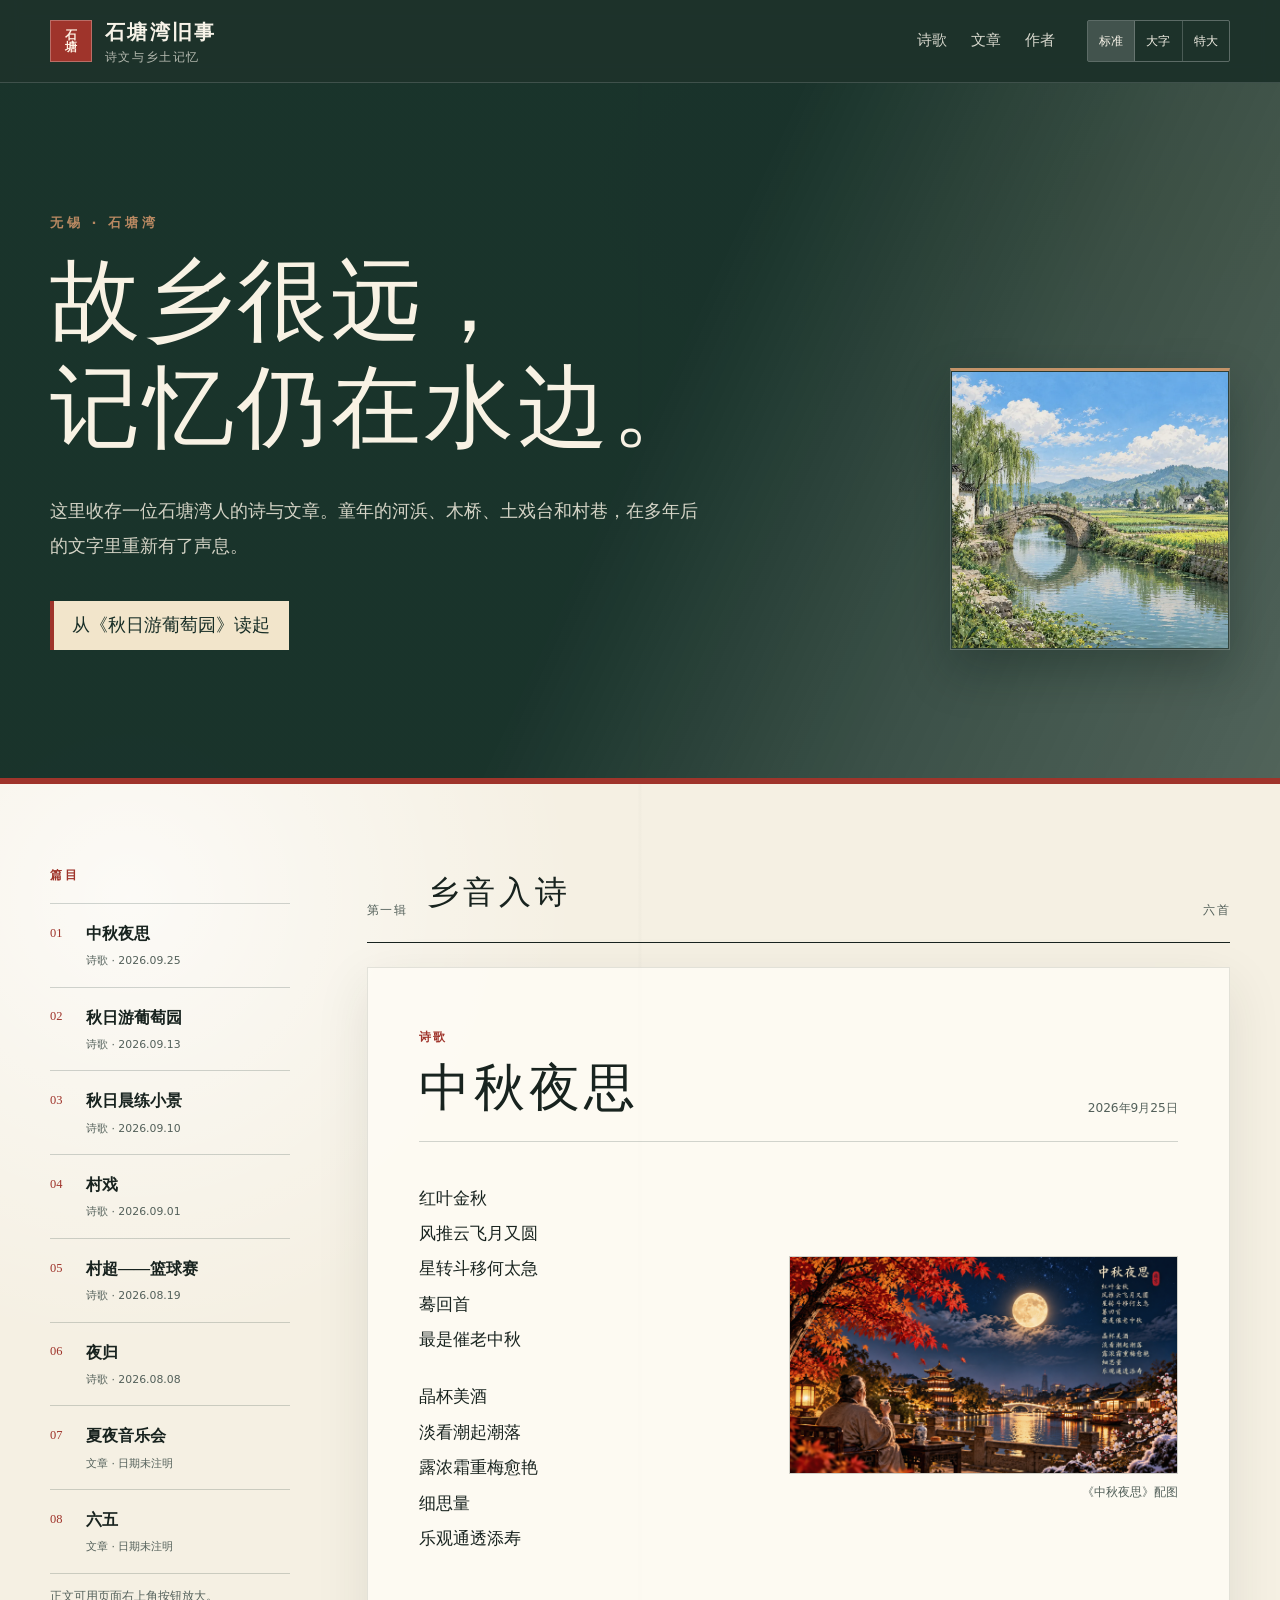
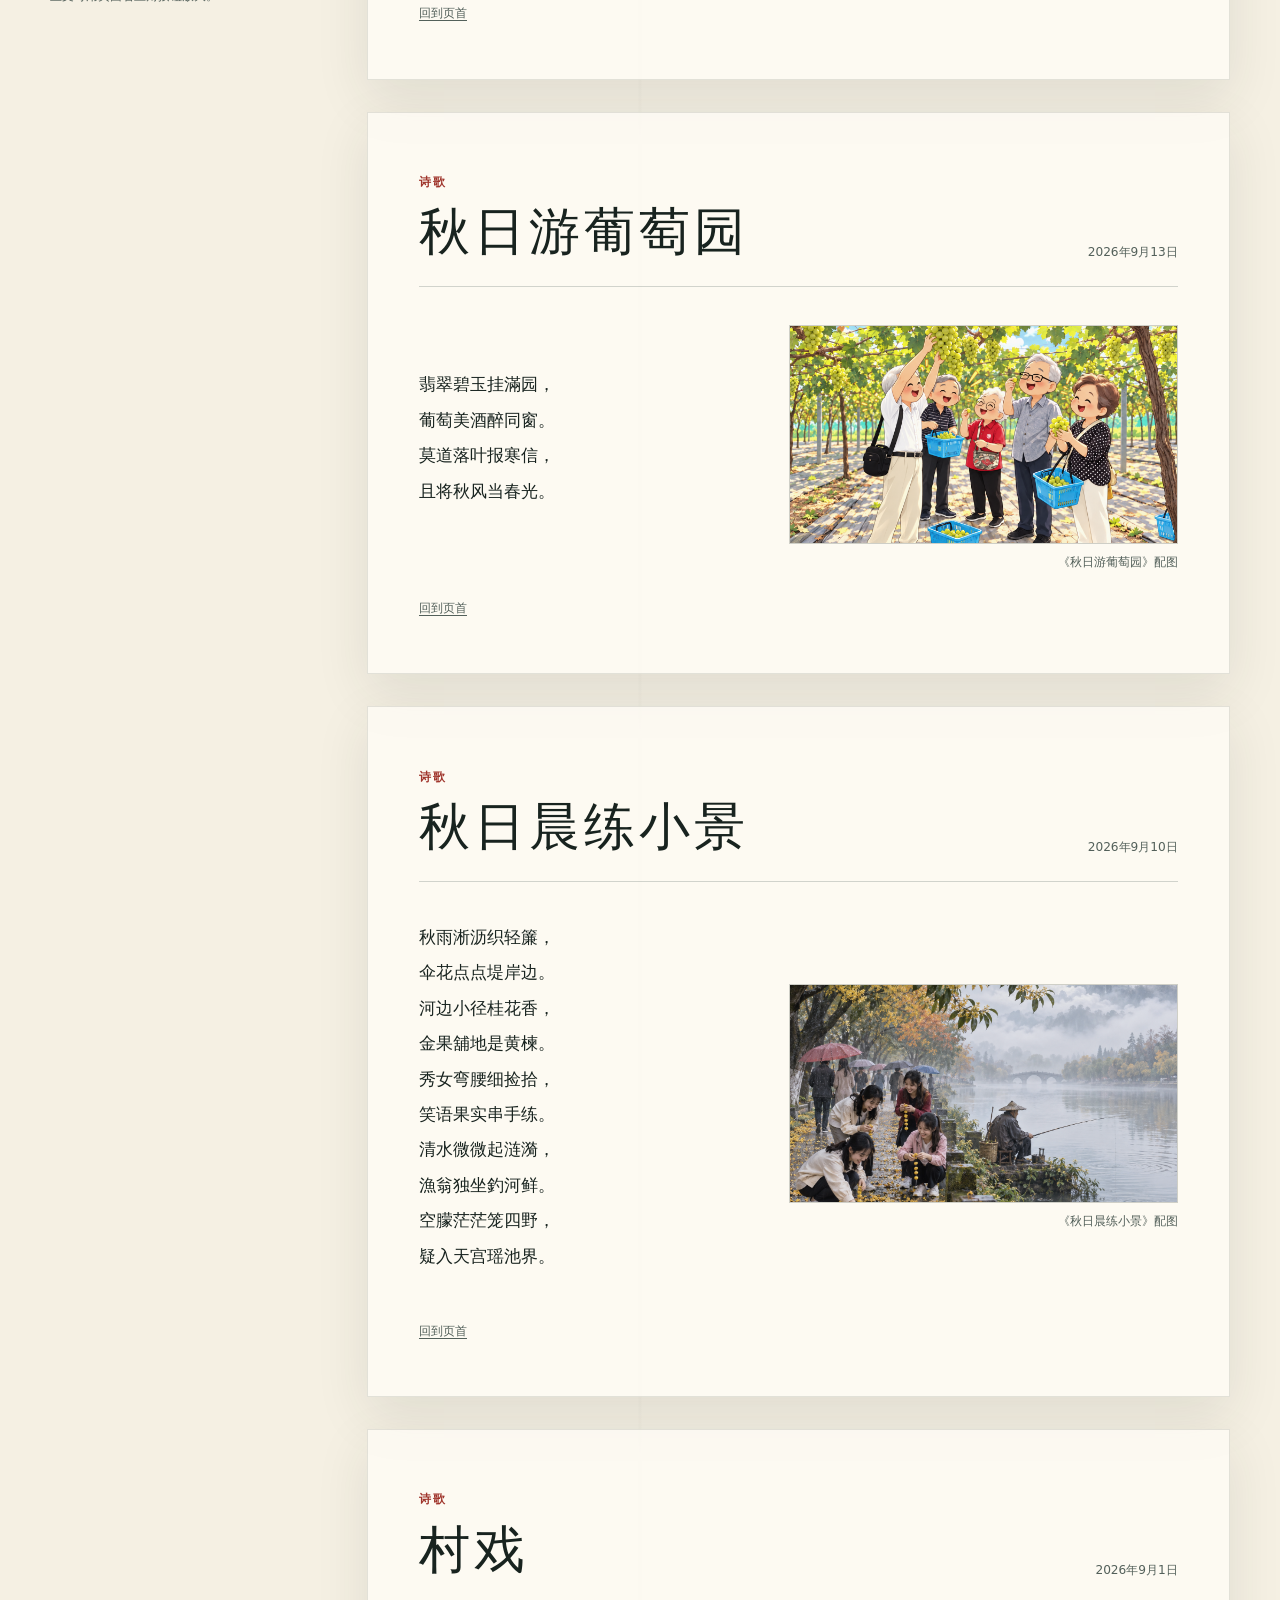
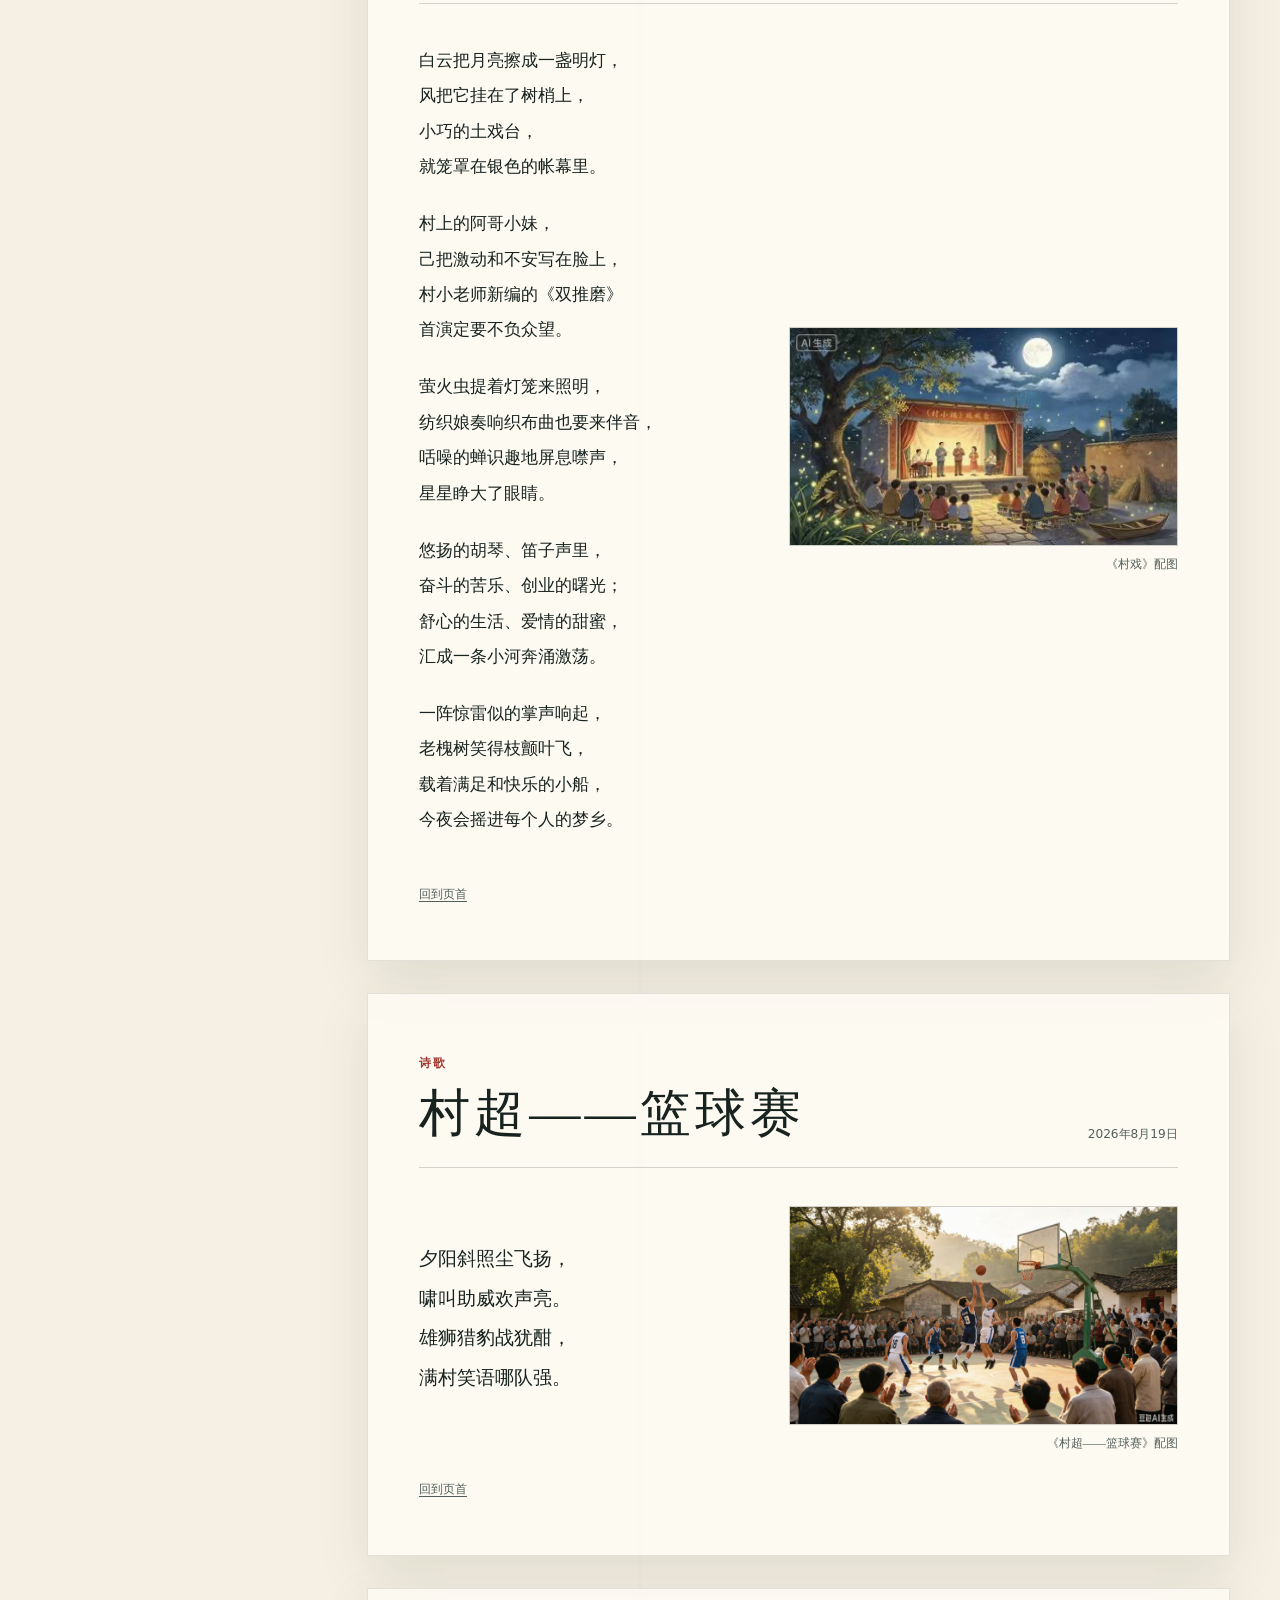
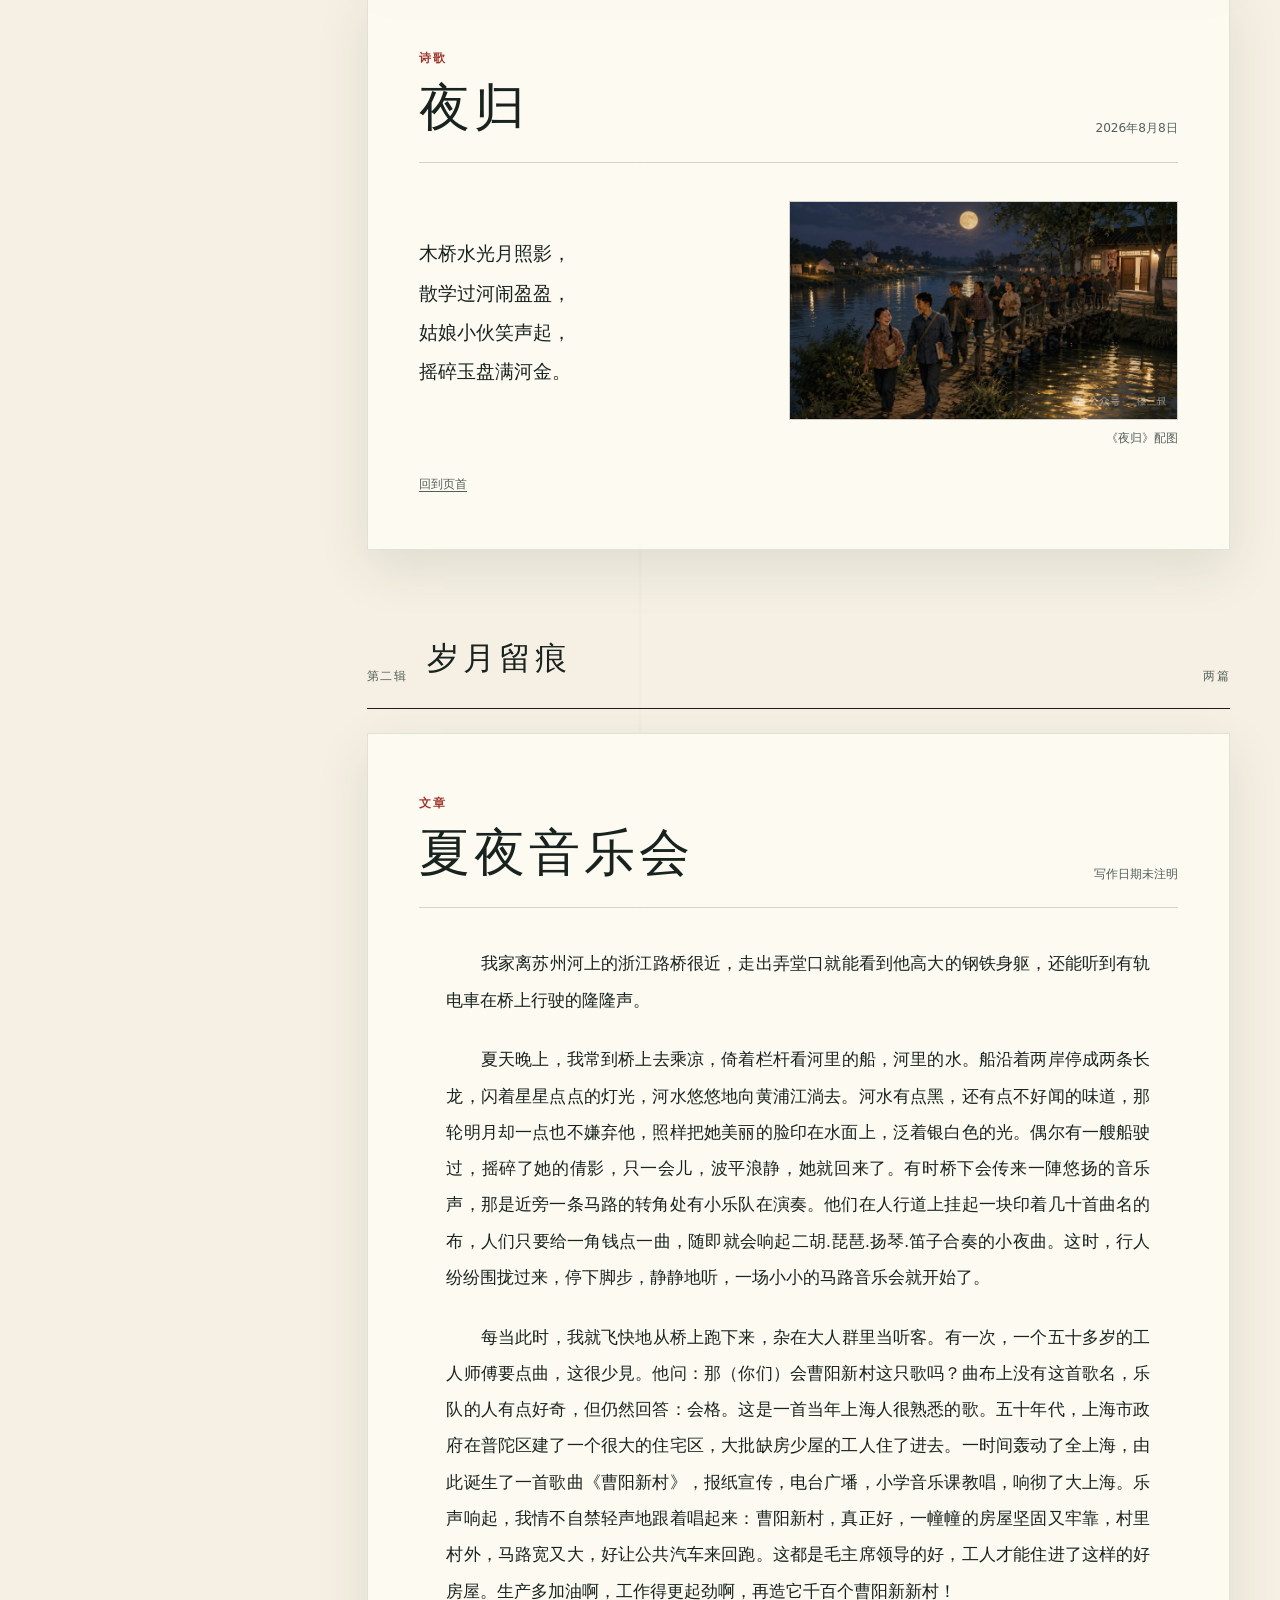
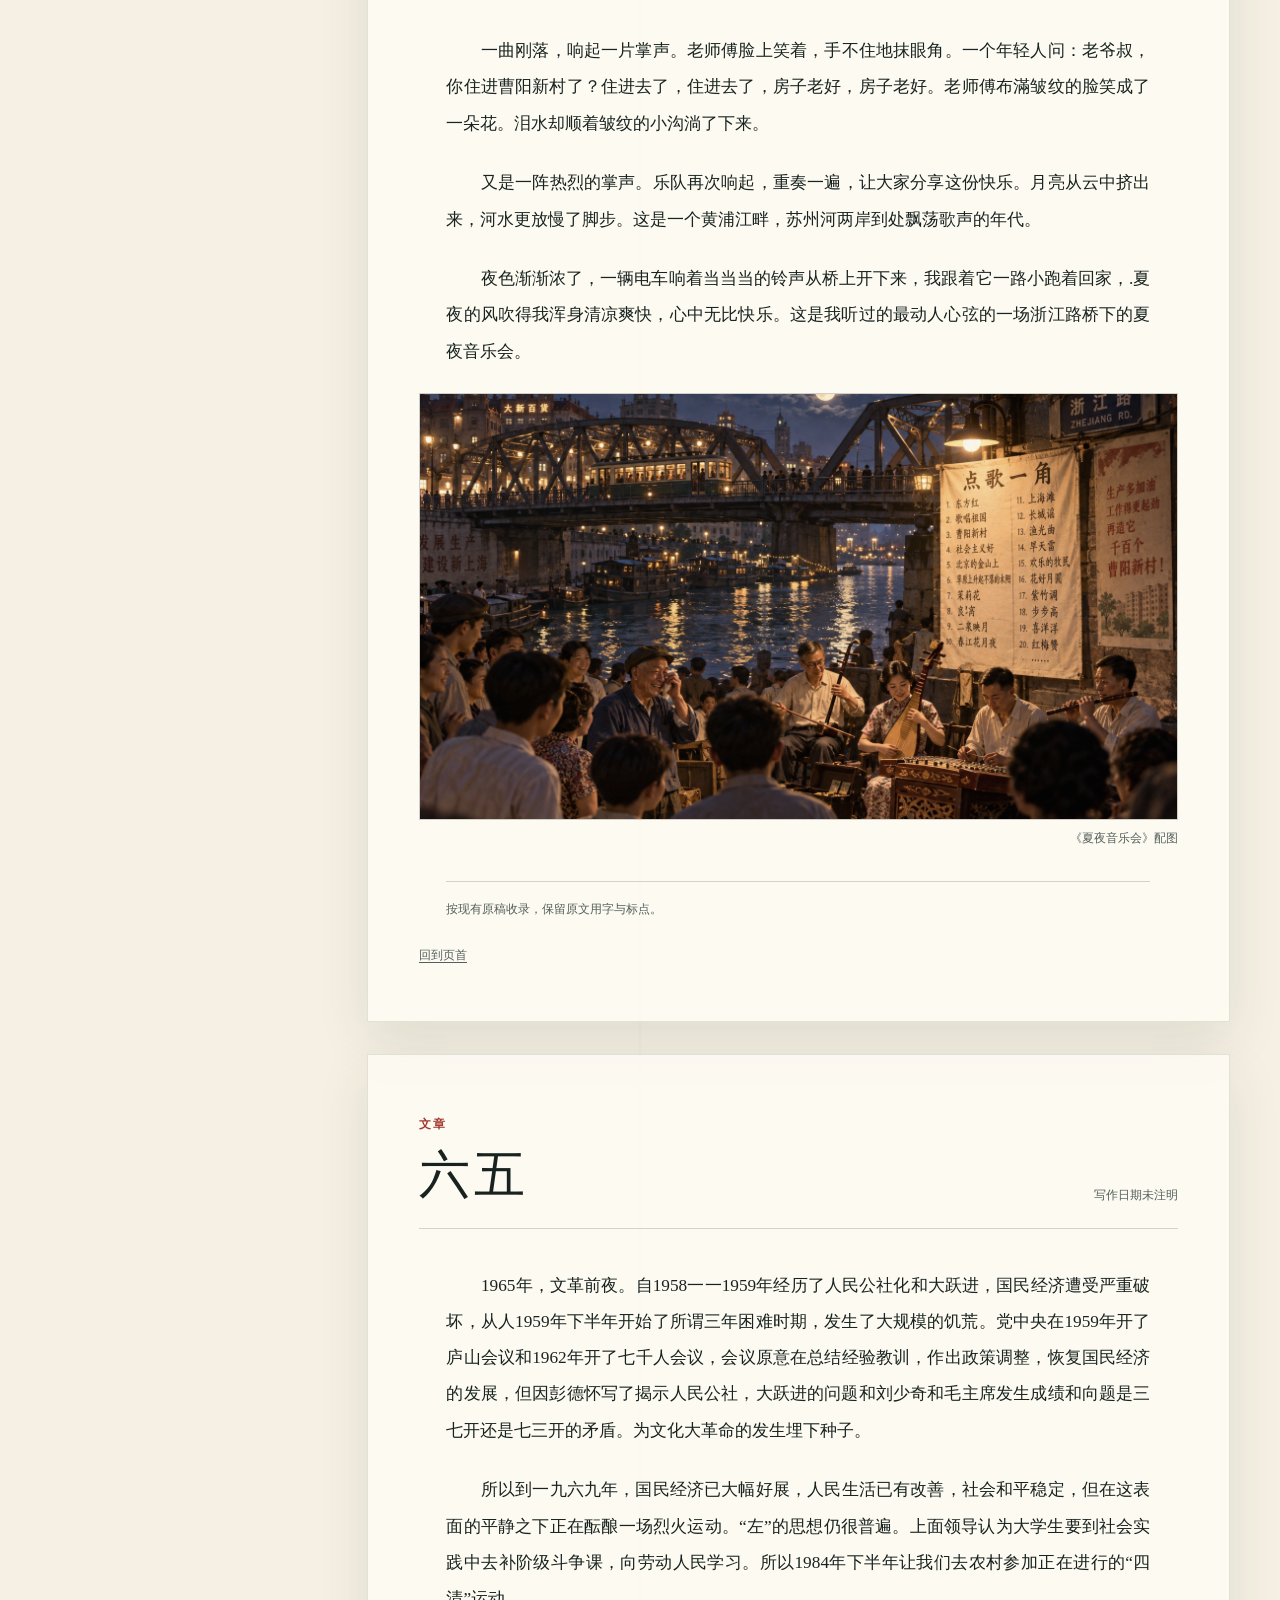
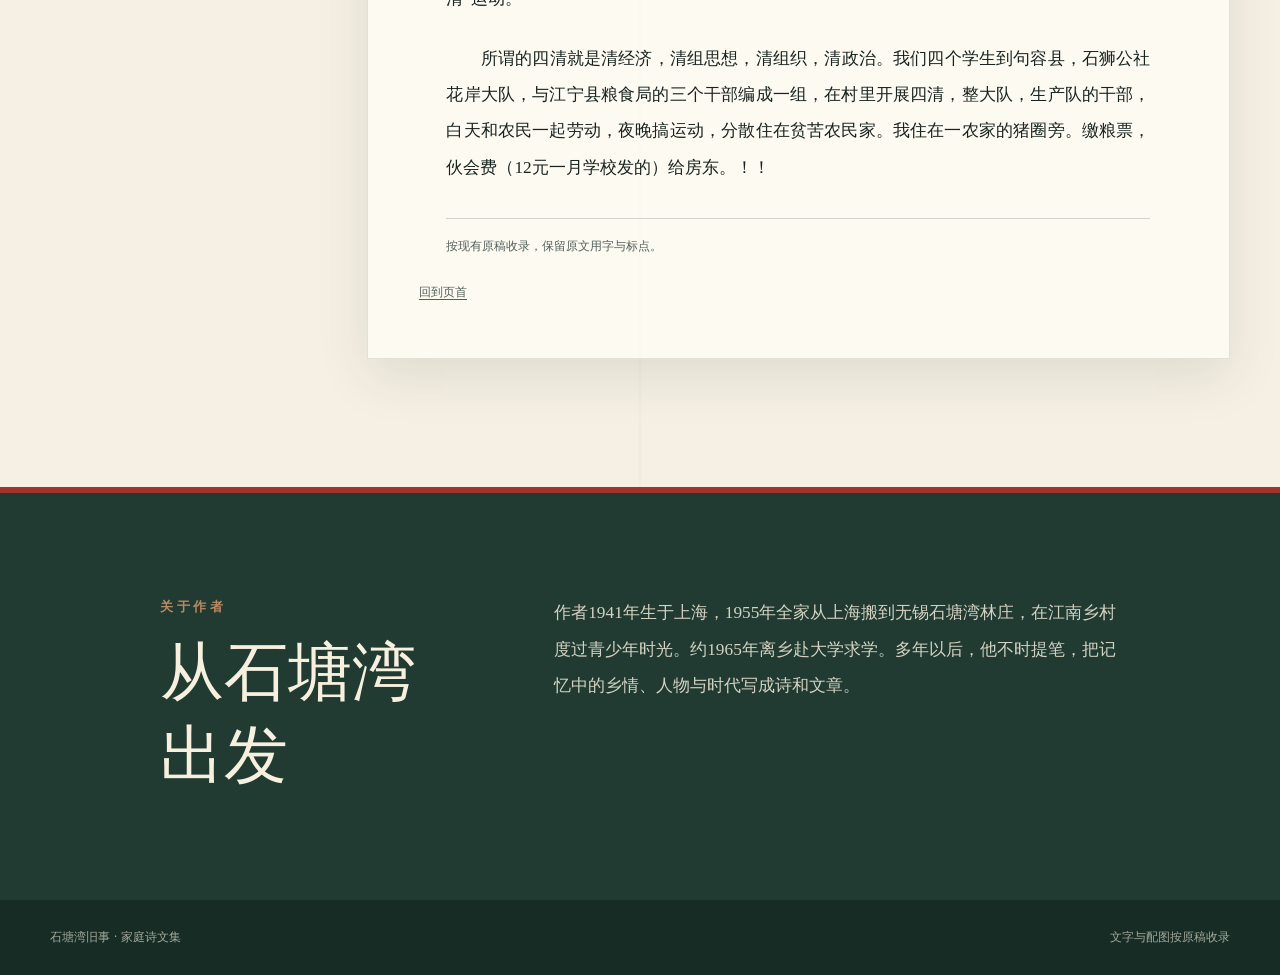
<file: index.html>
<!doctype html>
<html lang="zh-CN">
  <head>
    <meta charset="UTF-8" />
    <meta name="viewport" content="width=device-width, initial-scale=1" />
    <meta name="description" content="收录一位石塘湾人的诗歌与乡土记忆。" />
    <meta name="theme-color" content="#213b32" />
    <title>石塘湾旧事｜诗文集</title>
    <link rel="stylesheet" href="./styles.css" />
  </head>
  <body>
    <a class="skip-link" href="#main">跳到正文</a>

    <header class="site-header">
      <div class="header-inner">
        <a class="brand" href="#top" aria-label="石塘湾旧事首页">
          <span class="seal" aria-hidden="true">石<br />塘</span>
          <span>
            <strong>石塘湾旧事</strong>
            <small>诗文与乡土记忆</small>
          </span>
        </a>

        <nav class="top-nav" aria-label="主导航">
          <a href="#poems">诗歌</a>
          <a href="#essays">文章</a>
          <a href="#about">作者</a>
        </nav>

        <div class="font-tools" role="group" aria-label="调整正文字号">
          <button type="button" data-font="normal" aria-label="标准字号">标准</button>
          <button type="button" data-font="large" aria-label="放大字号">大字</button>
          <button type="button" data-font="xlarge" aria-label="特大字号">特大</button>
        </div>
      </div>
    </header>

    <main id="main">
      <section class="intro" id="top" aria-labelledby="intro-title">
        <div class="intro-copy">
          <p class="eyebrow">无锡 · 石塘湾</p>
          <h1 id="intro-title">故乡很远，<br />记忆仍在水边。</h1>
          <p class="intro-text">这里收存一位石塘湾人的诗与文章。童年的河浜、木桥、土戏台和村巷，在多年后的文字里重新有了声息。</p>
          <a class="read-first" href="#qiurichenlian">从《秋日游葡萄园》读起</a>
        </div>

        <figure class="intro-landscape">
          <img
            src="./assets/jiangnan-hero.webp"
            alt="蓝天下的江南乡村，石拱桥横跨小河，远处是大片农田和白墙黛瓦的村庄"
            width="900"
            height="540"
          />
        </figure>
      </section>

      <div class="page-shell">
        <aside class="contents" aria-label="篇目目录">
          <div class="contents-inner">
            <p class="contents-label">篇目</p>
            <ol>
              <li><a href="#zhongqiuyesi"><span>中秋夜思</span><small>诗歌 · 2026.09.25</small></a></li>
              <li><a href="#putaoyuan"><span>秋日游葡萄园</span><small>诗歌 · 2026.09.13</small></a></li>
              <li><a href="#qiurichenlian"><span>秋日晨练小景</span><small>诗歌 · 2026.09.10</small></a></li>
              <li><a href="#cunxi"><span>村戏</span><small>诗歌 · 2026.09.01</small></a></li>
              <li><a href="#basketball"><span>村超——篮球赛</span><small>诗歌 · 2026.08.19</small></a></li>
              <li><a href="#yegui"><span>夜归</span><small>诗歌 · 2026.08.08</small></a></li>
              <li><a href="#xiayeconcert"><span>夏夜音乐会</span><small>文章 · 日期未注明</small></a></li>            
              <li><a href="#liuwu"><span>六五</span><small>文章 · 日期未注明</small></a></li>
            </ol>
            <p class="contents-note">正文可用页面右上角按钮放大。</p>
          </div>
        </aside>

        <div class="collection">
          <section class="section-heading" id="poems" aria-labelledby="poems-title">
            <p>第一辑</p>
            <h2 id="poems-title">乡音入诗</h2>
            <span>六首</span>
          </section>

          <article class="work poem" id="zhongqiuyesi">
            <header class="work-header">
              <div>
                <span class="kind">诗歌</span>
                <h2>中秋夜思</h2>
              </div>
              <time datetime="2026-09-25">2026年9月25日</time>
            </header>
            <div class="work-grid">
              <div class="poem-text readable">
                <p>红叶金秋<br />风推云飞月又圆<br />星转斗移何太急<br />蓦回首<br />最是催老中秋</p>
                <p>晶杯美酒<br />淡看潮起潮落<br />露浓霜重梅愈艳<br />细思量<br />乐观通透添寿</p>
              </div>
              <figure>
                <img src="./assets/zhongqiuyesi.png" alt="中秋,红叶,美酒" width="350" height="566" />
                <figcaption>《中秋夜思》配图</figcaption>
              </figure>
            </div>
            <a class="back-link" href="#top">回到页首</a>
          </article>

           <article class="work poem" id="putaoyuan">
            <header class="work-header">
              <div>
                <span class="kind">诗歌</span>
                <h2>秋日游葡萄园</h2>
              </div>
              <time datetime="2026-09-13">2026年9月13日</time>
            </header>
            <div class="work-grid">
              <div class="poem-text readable">
                <p>翡翠碧玉挂滿园，<br />葡萄美酒醉同窗。<br />莫道落叶报寒信，<br />且将秋风当春光。</p>
              </div>
              <figure>
                <img src="./assets/putaoyuan.png" alt="秋日葡萄园,美酒醉同窗" width="384" height="216" />
                <figcaption>《秋日游葡萄园》配图</figcaption>
              </figure>
            </div>
            <a class="back-link" href="#top">回到页首</a>
          </article>

          
          <article class="work poem" id="qiurichenlian">
            <header class="work-header">
              <div>
                <span class="kind">诗歌</span>
                <h2>秋日晨练小景</h2>
              </div>
              <time datetime="2026-09-10">2026年9月10日</time>
            </header>
            <div class="work-grid">
              <div class="poem-text readable">
                <p>秋雨淅沥织轻簾，<br />伞花点点堤岸边。<br />河边小径桂花香，<br />金果舖地是黄楝。<br />
                秀女弯腰细捡拾，<br />笑语果实串手练。<br />清水微微起涟漪，<br />漁翁独坐釣河鲜。<br />
                空朦茫茫笼四野，<br />疑入天宫瑶池界。</p>
              </div>
              <figure>
                <img src="./assets/qiurichenlian.png" alt="秋雨淅沥，晨练小景" width="384" height="216" />
                <figcaption>《秋日晨练小景》配图</figcaption>
              </figure>
            </div>
            <a class="back-link" href="#top">回到页首</a>
          </article>

          <article class="work poem" id="cunxi">
            <header class="work-header">
              <div>
                <span class="kind">诗歌</span>
                <h2>村戏</h2>
              </div>
              <time datetime="2026-09-01">2026年9月1日</time>
            </header>
            <div class="work-grid">
              <div class="poem-text readable">
                <p>白云把月亮擦成一盏明灯，<br />风把它挂在了树梢上，<br />小巧的土戏台，<br />就笼罩在银色的帐幕里。</p>
                <p>村上的阿哥小妹，<br />己把激动和不安写在脸上，<br />村小老师新编的《双推磨》<br />首演定要不负众望。</p>
                <p>萤火虫提着灯笼来照明，<br />纺织娘奏响织布曲也要来伴音，<br />咶噪的蝉识趣地屏息噤声，<br />星星睁大了眼睛。</p>
                <p>悠扬的胡琴、笛子声里，<br />奋斗的苦乐、创业的曙光；<br />舒心的生活、爱情的甜蜜，<br />汇成一条小河奔涌激荡。</p>
                <p>一阵惊雷似的掌声响起，<br />老槐树笑得枝颤叶飞，<br />载着满足和快乐的小船，<br />今夜会摇进每个人的梦乡。</p>
              </div>
              <figure>
                <img src="./assets/cunxi.png" alt="月光下，村民围坐观看乡村土戏台演出" width="384" height="216" />
                <figcaption>《村戏》配图</figcaption>
              </figure>
            </div>
            <a class="back-link" href="#top">回到页首</a>
          </article>

          <article class="work poem" id="basketball">
            <header class="work-header">
              <div>
                <span class="kind">诗歌</span>
                <h2>村超——篮球赛</h2>
              </div>
              <time datetime="2026-08-19">2026年8月19日</time>
            </header>
            <div class="work-grid compact-poem">
              <div class="poem-text readable">
                <p>夕阳斜照尘飞扬，<br />啸叫助威欢声亮。<br />雄狮猎豹战犹酣，<br />满村笑语哪队强。</p>
              </div>
              <figure>
                <img src="./assets/basketball.png" alt="夕阳下的乡村篮球赛，村民围在场边观看" width="450" height="256" loading="lazy" />
                <figcaption>《村超——篮球赛》配图</figcaption>
              </figure>
            </div>
            <a class="back-link" href="#top">回到页首</a>
          </article>

          <article class="work poem" id="yegui">
            <header class="work-header">
              <div>
                <span class="kind">诗歌</span>
                <h2>夜归</h2>
              </div>
              <time datetime="2026-08-08">2026年8月8日</time>
            </header>
            <div class="work-grid compact-poem">
              <div class="poem-text readable">
                <p>木桥水光月照影，<br />散学过河闹盈盈，<br />姑娘小伙笑声起，<br />摇碎玉盘满河金。</p>
              </div>
              <figure>
                <img src="./assets/yegui.png" alt="月色下，人们沿江南水乡的木桥夜归" width="450" height="251" loading="lazy" />
                <figcaption>《夜归》配图</figcaption>
              </figure>
            </div>
            <a class="back-link" href="#top">回到页首</a>
          </article>

          <section class="section-heading" id="essays" aria-labelledby="essays-title">
            <p>第二辑</p>
            <h2 id="essays-title">岁月留痕</h2>
            <span>两篇</span>
          </section>

          <article class="work essay" id="xiayeconcert">
            <header class="work-header">
              <div>
                <span class="kind">文章</span>
                <h2>夏夜音乐会</h2>
              </div>
              <span class="undated">写作日期未注明</span>
            </header>
            <div class="essay-text readable">
              <p>我家离苏州河上的浙江路桥很近，走出弄堂口就能看到他高大的钢铁身躯，还能听到有轨电車在桥上行驶的隆隆声。</p>
              <p>夏天晚上，我常到桥上去乘凉，倚着栏杆看河里的船，河里的水。船沿着两岸停成两条长龙，闪着星星点点的灯光，河水悠悠地向黄浦江淌去。河水有点黑，还有点不好闻的味道，那轮明月却一点也不嫌弃他，照样把她美丽的脸印在水面上，泛着银白色的光。偶尔有一艘船驶过，摇碎了她的倩影，只一会儿，波平浪静，她就回来了。有时桥下会传来一陣悠扬的音乐声，那是近旁一条马路的转角处有小乐队在演奏。他们在人行道上挂起一块印着几十首曲名的布，人们只要给一角钱点一曲，随即就会响起二胡.琵琶.扬琴.笛子合奏的小夜曲。这时，行人纷纷围拢过来，停下脚步，静静地听，一场小小的马路音乐会就开始了。</p>
              <p>每当此时，我就飞快地从桥上跑下来，杂在大人群里当听客。有一次，一个五十多岁的工人师傅要点曲，这很少見。他问：那（你们）会曹阳新村这只歌吗？曲布上没有这首歌名，乐队的人有点好奇，但仍然回答：会格。这是一首当年上海人很熟悉的歌。五十年代，上海市政府在普陀区建了一个很大的住宅区，大批缺房少屋的工人住了进去。一时间轰动了全上海，由此诞生了一首歌曲《曹阳新村》，报纸宣传，电台广墦，小学音乐课教唱，响彻了大上海。乐声响起，我情不自禁轻声地跟着唱起来：曹阳新村，真正好，一幢幢的房屋坚固又牢靠，村里村外，马路宽又大，好让公共汽车来回跑。这都是毛主席领导的好，工人才能住进了这样的好房屋。生产多加油啊，工作得更起劲啊，再造它千百个曹阳新新村！</p>
              <p>一曲刚落，响起一片掌声。老师傅脸上笑着，手不住地抹眼角。一个年轻人问：老爷叔，你住进曹阳新村了？住进去了，住进去了，房子老好，房子老好。老师傅布滿皱纹的脸笑成了一朵花。泪水却顺着皱纹的小沟淌了下来。</p>
              <p>又是一阵热烈的掌声。乐队再次响起，重奏一遍，让大家分享这份快乐。月亮从云中挤出来，河水更放慢了脚步。这是一个黄浦江畔，苏州河两岸到处飘荡歌声的年代。</p>
              <p>夜色渐渐浓了，一辆电车响着当当当的铃声从桥上开下来，我跟着它一路小跑着回家，.夏夜的风吹得我浑身清凉爽快，心中无比快乐。这是我听过的最动人心弦的一场浙江路桥下的夏夜音乐会。</p>
            </div>
              <figure>
                <img src="./assets/xiayeconcert.png" alt="夏夜，苏州河，浙江路桥，音乐会" width="450" height="251" loading="lazy" />
                <figcaption>《夏夜音乐会》配图</figcaption>
              </figure>

            <p class="source-note">按现有原稿收录，保留原文用字与标点。</p>
            <a class="back-link" href="#top">回到页首</a>
          </article>
          
          <article class="work essay" id="liuwu">
            <header class="work-header">
              <div>
                <span class="kind">文章</span>
                <h2>六五</h2>
              </div>
              <span class="undated">写作日期未注明</span>
            </header>
            <div class="essay-text readable">
              <p>1965年，文革前夜。自1958一一1959年经历了人民公社化和大跃进，国民经济遭受严重破坏，从人1959年下半年开始了所谓三年困难时期，发生了大规模的饥荒。党中央在1959年开了庐山会议和1962年开了七千人会议，会议原意在总结经验教训，作出政策调整，恢复国民经济的发展，但因彭德怀写了揭示人民公社，大跃进的问题和刘少奇和毛主席发生成绩和向题是三七开还是七三开的矛盾。为文化大革命的发生埋下种子。</p>
              <p>所以到一九六九年，国民经济已大幅好展，人民生活已有改善，社会和平稳定，但在这表面的平静之下正在酝酿一场烈火运动。“左”的思想仍很普遍。上面领导认为大学生要到社会实践中去补阶级斗争课，向劳动人民学习。所以1984年下半年让我们去农村参加正在进行的“四清”运动。</p>
              <p>所谓的四清就是清经济，清组思想，清组织，清政治。我们四个学生到句容县，石狮公社花岸大队，与江宁县粮食局的三个干部编成一组，在村里开展四清，整大队，生产队的干部，白天和农民一起劳动，夜晚搞运动，分散住在贫苦农民家。我住在一农家的猪圈旁。缴粮票，伙会费（12元一月学校发的）给房东。！！</p>
            </div>
            <p class="source-note">按现有原稿收录，保留原文用字与标点。</p>
            <a class="back-link" href="#top">回到页首</a>
          </article>
        </div>
      </div>

      <section class="about" id="about" aria-labelledby="about-title">
        <div>
          <p class="eyebrow">关于作者</p>
          <h2 id="about-title">从石塘湾出发</h2>
        </div>
        <p class="readable">作者1941年生于上海，1955年全家从上海搬到无锡石塘湾林庄，在江南乡村度过青少年时光。约1965年离乡赴大学求学。多年以后，他不时提笔，把记忆中的乡情、人物与时代写成诗和文章。</p>
      </section>
    </main>

    <footer>
      <p>石塘湾旧事 · 家庭诗文集</p>
      <p>文字与配图按原稿收录</p>
    </footer>

    <script src="./script.js"></script>
  </body>
</html>
</file>
<file: styles.css>
:root {
  --ink: #18231f;
  --ink-soft: #53605a;
  --pine: #213b32;
  --pine-dark: #162c25;
  --paper: #f5f0e3;
  --paper-deep: #e9dfca;
  --white: #fffdf7;
  --seal: #9f342b;
  --line: rgba(33, 59, 50, 0.2);
  --reading-scale: 1;
  --shadow: 0 18px 50px rgba(37, 46, 38, 0.1);
}

* {
  box-sizing: border-box;
}

html {
  scroll-behavior: smooth;
  scroll-padding-top: 7rem;
}

body {
  margin: 0;
  color: var(--ink);
  background:
    radial-gradient(circle at 10% 10%, rgba(255, 255, 255, 0.7), transparent 28rem),
    linear-gradient(90deg, transparent 49.8%, rgba(63, 74, 64, 0.025) 50%, transparent 50.2%),
    var(--paper);
  font-family: "Noto Serif SC", "Songti SC", STSong, SimSun, serif;
  font-size: 18px;
  line-height: 1.8;
}

button,
a {
  font: inherit;
}

a {
  color: inherit;
}

.skip-link {
  position: fixed;
  z-index: 100;
  top: 0.75rem;
  left: 0.75rem;
  padding: 0.55rem 0.9rem;
  color: white;
  background: var(--pine-dark);
  transform: translateY(-160%);
}

.skip-link:focus {
  transform: translateY(0);
}

.site-header {
  position: sticky;
  z-index: 20;
  top: 0;
  color: #f7f3e8;
  background: rgba(22, 44, 37, 0.97);
  border-bottom: 1px solid rgba(255, 255, 255, 0.15);
  backdrop-filter: blur(10px);
}

.header-inner {
  width: min(1180px, calc(100% - 2rem));
  min-height: 82px;
  margin: 0 auto;
  display: flex;
  align-items: center;
  gap: 2rem;
}

.brand {
  display: flex;
  align-items: center;
  gap: 0.8rem;
  text-decoration: none;
  white-space: nowrap;
}

.brand strong,
.brand small {
  display: block;
}

.brand strong {
  font-size: 1.25rem;
  letter-spacing: 0.12em;
}

.brand small {
  margin-top: -0.15rem;
  color: rgba(247, 243, 232, 0.7);
  font-size: 0.72rem;
  letter-spacing: 0.14em;
}

.seal {
  display: grid;
  width: 42px;
  height: 42px;
  place-items: center;
  color: #fff3e4;
  background: var(--seal);
  border: 1px solid rgba(255, 255, 255, 0.28);
  font-size: 0.72rem;
  font-weight: 700;
  line-height: 1.05;
}

.top-nav {
  display: flex;
  gap: 1.5rem;
  margin-left: auto;
}

.top-nav a {
  color: rgba(247, 243, 232, 0.86);
  font-size: 0.94rem;
  text-decoration: none;
}

.top-nav a:hover,
.top-nav a:focus-visible {
  color: white;
  text-decoration: underline;
  text-underline-offset: 0.35em;
}

.font-tools {
  display: flex;
  overflow: hidden;
  border: 1px solid rgba(255, 255, 255, 0.28);
  border-radius: 2px;
}

.font-tools button {
  min-height: 40px;
  padding: 0.35rem 0.7rem;
  color: #f7f3e8;
  background: transparent;
  border: 0;
  border-right: 1px solid rgba(255, 255, 255, 0.2);
  cursor: pointer;
  font-size: 0.78rem;
}

.font-tools button:last-child {
  border-right: 0;
}

.font-tools button:hover,
.font-tools button:focus-visible,
.font-tools button[aria-pressed="true"] {
  background: rgba(255, 255, 255, 0.16);
}

.intro {
  min-height: 520px;
  padding: clamp(4.5rem, 10vw, 8rem) max(1.5rem, calc((100% - 1180px) / 2));
  display: grid;
  grid-template-columns: minmax(0, 1fr) 280px;
  gap: 5rem;
  align-items: end;
  color: #f8f2e4;
  background:
    linear-gradient(115deg, rgba(18, 45, 37, 0.97) 0 50%, rgba(18, 45, 37, 0.82) 74%, rgba(18, 45, 37, 0.72)),
    radial-gradient(ellipse at 85% 15%, rgba(236, 202, 127, 0.22), transparent 32%);
  border-bottom: 6px solid var(--seal);
}

.intro-copy {
  max-width: 720px;
}

.eyebrow {
  margin: 0 0 0.75rem;
  color: #b98962;
  font-family: system-ui, sans-serif;
  font-size: 0.82rem;
  font-weight: 700;
  letter-spacing: 0.28em;
  text-transform: uppercase;
}

.intro h1 {
  margin: 0;
  font-size: clamp(3rem, 7vw, 5.6rem);
  font-weight: 500;
  letter-spacing: 0.04em;
  line-height: 1.2;
}

.intro-text {
  max-width: 41rem;
  margin: 2rem 0 2.2rem;
  color: rgba(248, 242, 228, 0.84);
  font-size: 1.12rem;
  line-height: 2;
}

.read-first {
  display: inline-flex;
  min-height: 48px;
  padding: 0.55rem 1.15rem;
  align-items: center;
  color: var(--pine-dark);
  background: #f2e5cb;
  text-decoration: none;
  border-left: 4px solid var(--seal);
}

.read-first:hover,
.read-first:focus-visible {
  background: white;
}

.intro-landscape {
  width: 100%;
  margin: 0;
  overflow: hidden;
  border: 1px solid rgba(255, 255, 255, 0.25);
  border-top: 3px solid #c39369;
  background: rgba(7, 22, 17, 0.24);
  box-shadow: 0 20px 44px rgba(7, 22, 17, 0.28);
}

.intro-landscape img {
  display: block;
  width: 100%;
  height: auto;
  aspect-ratio: 1;
  object-fit: cover;
  filter: saturate(0.92) contrast(0.98);
}

.page-shell {
  width: min(1180px, calc(100% - 2rem));
  margin: 0 auto;
  padding: 5rem 0 6rem;
  display: grid;
  grid-template-columns: 240px minmax(0, 1fr);
  gap: clamp(2rem, 6vw, 6rem);
  align-items: start;
}

.contents-inner {
  position: sticky;
  top: 120px;
}

.contents-label {
  margin: 0 0 1rem;
  color: var(--seal);
  font-family: system-ui, sans-serif;
  font-size: 0.78rem;
  font-weight: 800;
  letter-spacing: 0.22em;
}

.contents ol {
  margin: 0;
  padding: 0;
  list-style: none;
  counter-reset: item;
  border-top: 1px solid var(--line);
}

.contents li {
  counter-increment: item;
  border-bottom: 1px solid var(--line);
}

.contents a {
  position: relative;
  padding: 1rem 0 1rem 2.25rem;
  display: block;
  text-decoration: none;
}

.contents a::before {
  content: "0" counter(item);
  position: absolute;
  top: 1.1rem;
  left: 0;
  color: var(--seal);
  font-family: Georgia, serif;
  font-size: 0.78rem;
}

.contents a:hover span,
.contents a:focus-visible span {
  color: var(--seal);
}

.contents span,
.contents small {
  display: block;
}

.contents span {
  font-size: 1rem;
  font-weight: 700;
}

.contents small {
  margin-top: 0.15rem;
  color: var(--ink-soft);
  font-family: system-ui, sans-serif;
  font-size: 0.68rem;
}

.contents-note {
  color: var(--ink-soft);
  font-size: 0.76rem;
  line-height: 1.7;
}

.collection {
  min-width: 0;
}

.section-heading {
  margin: 0 0 1.5rem;
  padding: 0 0 1.25rem;
  display: grid;
  grid-template-columns: auto 1fr auto;
  gap: 1.25rem;
  align-items: end;
  border-bottom: 1px solid var(--ink);
}

.section-heading:not(:first-child) {
  margin-top: 5rem;
}

.section-heading p,
.section-heading span {
  margin: 0;
  color: var(--ink-soft);
  font-family: system-ui, sans-serif;
  font-size: 0.75rem;
  letter-spacing: 0.12em;
}

.section-heading h2 {
  margin: 0;
  font-size: 2rem;
  font-weight: 500;
  letter-spacing: 0.12em;
}

.work {
  margin: 0 0 2rem;
  padding: clamp(1.5rem, 4vw, 3.5rem);
  background: rgba(255, 253, 247, 0.78);
  border: 1px solid rgba(69, 73, 61, 0.14);
  box-shadow: var(--shadow);
}

.work:target {
  outline: 3px solid rgba(159, 52, 43, 0.25);
  outline-offset: 4px;
}

.work-header {
  margin-bottom: 2.4rem;
  padding-bottom: 1.35rem;
  display: flex;
  align-items: end;
  justify-content: space-between;
  gap: 1rem;
  border-bottom: 1px solid var(--line);
}

.work-header h2 {
  margin: 0.25rem 0 0;
  font-size: clamp(2.1rem, 5vw, 3.2rem);
  font-weight: 500;
  letter-spacing: 0.08em;
  line-height: 1.25;
}

.kind {
  color: var(--seal);
  font-family: system-ui, sans-serif;
  font-size: 0.72rem;
  font-weight: 800;
  letter-spacing: 0.2em;
}

.work-header time,
.undated {
  color: var(--ink-soft);
  font-family: system-ui, sans-serif;
  font-size: 0.76rem;
  white-space: nowrap;
}

.work-grid {
  display: grid;
  grid-template-columns: minmax(280px, 0.88fr) minmax(320px, 1.12fr);
  gap: clamp(2rem, 5vw, 4rem);
  align-items: center;
}

.poem-text {
  font-size: calc(1.08rem * var(--reading-scale));
  line-height: 2.05;
}

.poem-text p {
  margin: 0 0 1.25em;
}

.compact-poem .poem-text {
  font-size: calc(1.2rem * var(--reading-scale));
}

figure {
  margin: 0;
}

figure img {
  display: block;
  width: 100%;
  height: auto;
  aspect-ratio: 16 / 9;
  object-fit: cover;
  filter: saturate(0.85) contrast(0.98);
  border: 1px solid rgba(23, 35, 31, 0.2);
}

figcaption {
  margin-top: 0.5rem;
  color: var(--ink-soft);
  font-size: 0.72rem;
  text-align: right;
}

.essay-text {
  max-width: 44rem;
  margin: 0 auto;
  font-size: calc(1.08rem * var(--reading-scale));
  line-height: 2.1;
  text-align: justify;
}

.essay-text p {
  margin: 0 0 1.35em;
  text-indent: 2em;
}

.source-note {
  max-width: 44rem;
  margin: 2rem auto 0;
  padding-top: 1rem;
  color: var(--ink-soft);
  border-top: 1px solid var(--line);
  font-size: 0.78rem;
}

.back-link {
  display: inline-block;
  margin-top: 1.5rem;
  color: var(--ink-soft);
  font-size: 0.78rem;
  text-underline-offset: 0.25em;
}

.about {
  padding: clamp(3.5rem, 8vw, 7rem) max(1.5rem, calc((100% - 960px) / 2));
  display: grid;
  grid-template-columns: 0.7fr 1.3fr;
  gap: clamp(2rem, 7vw, 6rem);
  color: #f7f0df;
  background: var(--pine);
  border-top: 6px solid var(--seal);
}

.about h2 {
  margin: 0;
  font-size: clamp(2.4rem, 5vw, 4rem);
  font-weight: 500;
  line-height: 1.3;
}

.about > p {
  margin: 0;
  color: rgba(247, 240, 223, 0.84);
  font-size: calc(1.08rem * var(--reading-scale));
  line-height: 2.1;
}

footer {
  padding: 1.7rem max(1.5rem, calc((100% - 1180px) / 2));
  display: flex;
  justify-content: space-between;
  gap: 1rem;
  color: rgba(247, 240, 223, 0.63);
  background: var(--pine-dark);
  font-family: system-ui, sans-serif;
  font-size: 0.72rem;
}

footer p {
  margin: 0;
}

:focus-visible {
  outline: 3px solid #d5a36e;
  outline-offset: 3px;
}

@media (max-width: 900px) {
  .header-inner {
    min-height: 72px;
    gap: 1rem;
  }

  .top-nav {
    display: none;
  }

  .font-tools {
    margin-left: auto;
  }

  .intro {
    min-height: auto;
    grid-template-columns: 1fr;
    gap: 2.5rem;
  }

  .intro-landscape {
    max-width: 340px;
  }

  .page-shell {
    grid-template-columns: 1fr;
    gap: 3rem;
  }

  .contents-inner {
    position: static;
  }

  .contents ol {
    display: grid;
    grid-template-columns: repeat(2, 1fr);
    border-top: 0;
    gap: 0.5rem 1.5rem;
  }

  .contents li {
    border-top: 1px solid var(--line);
  }

  .work-grid {
    grid-template-columns: 1fr;
  }
}

@media (max-width: 600px) {
  body {
    font-size: 17px;
  }

  html {
    scroll-padding-top: 6rem;
  }

  .header-inner {
    width: min(100% - 1.2rem, 1180px);
  }

  .brand small {
    display: none;
  }

  .brand strong {
    font-size: 1rem;
    letter-spacing: 0.06em;
  }

  .seal {
    width: 36px;
    height: 36px;
  }

  .font-tools button {
    min-height: 44px;
    padding: 0.25rem 0.45rem;
    font-size: 0.72rem;
  }

  .intro {
    padding-top: 4rem;
    padding-bottom: 4rem;
  }

  .intro h1 {
    font-size: clamp(2.6rem, 13vw, 4rem);
  }

  .intro-text {
    font-size: 1.02rem;
  }

  .page-shell {
    width: min(100% - 1rem, 1180px);
    padding-top: 3rem;
  }

  .contents ol {
    grid-template-columns: 1fr;
  }

  .contents-note {
    display: none;
  }

  .section-heading {
    grid-template-columns: auto 1fr;
  }

  .section-heading span {
    display: none;
  }

  .work {
    padding: 1.35rem 1.15rem 1.7rem;
  }

  .work-header {
    display: block;
  }

  .work-header time,
  .undated {
    display: block;
    margin-top: 0.55rem;
  }

  .poem-text {
    overflow-wrap: anywhere;
  }

  .essay-text {
    text-align: left;
  }

  .about {
    grid-template-columns: 1fr;
  }

  footer {
    display: block;
  }
}

@media (prefers-reduced-motion: reduce) {
  html {
    scroll-behavior: auto;
  }
}

@media print {
  .site-header,
  .contents,
  .back-link,
  .read-first,
  footer {
    display: none !important;
  }

  body {
    background: white;
    color: black;
  }

  .intro,
  .about {
    color: black;
    background: white;
    border-color: #777;
  }

  .page-shell {
    display: block;
    width: 100%;
  }

  .work {
    break-inside: avoid;
    box-shadow: none;
  }
}
</file>
